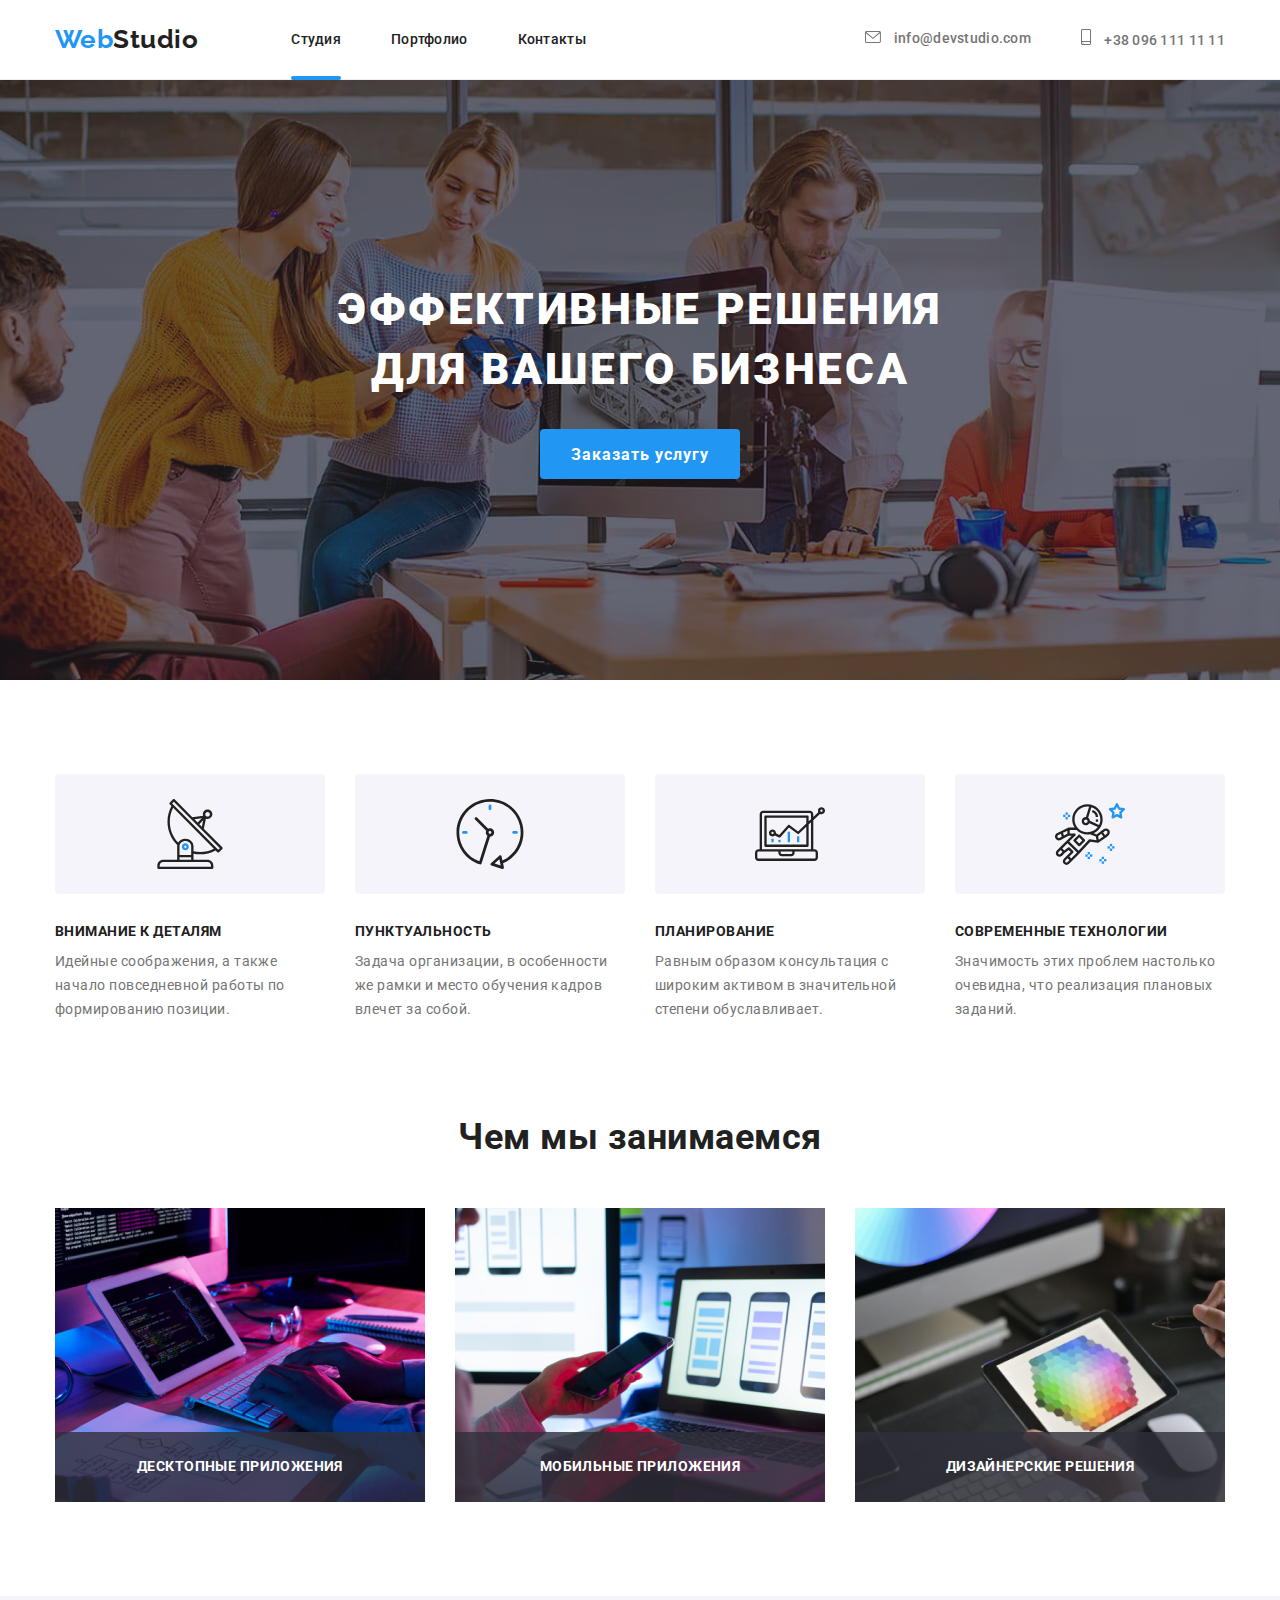
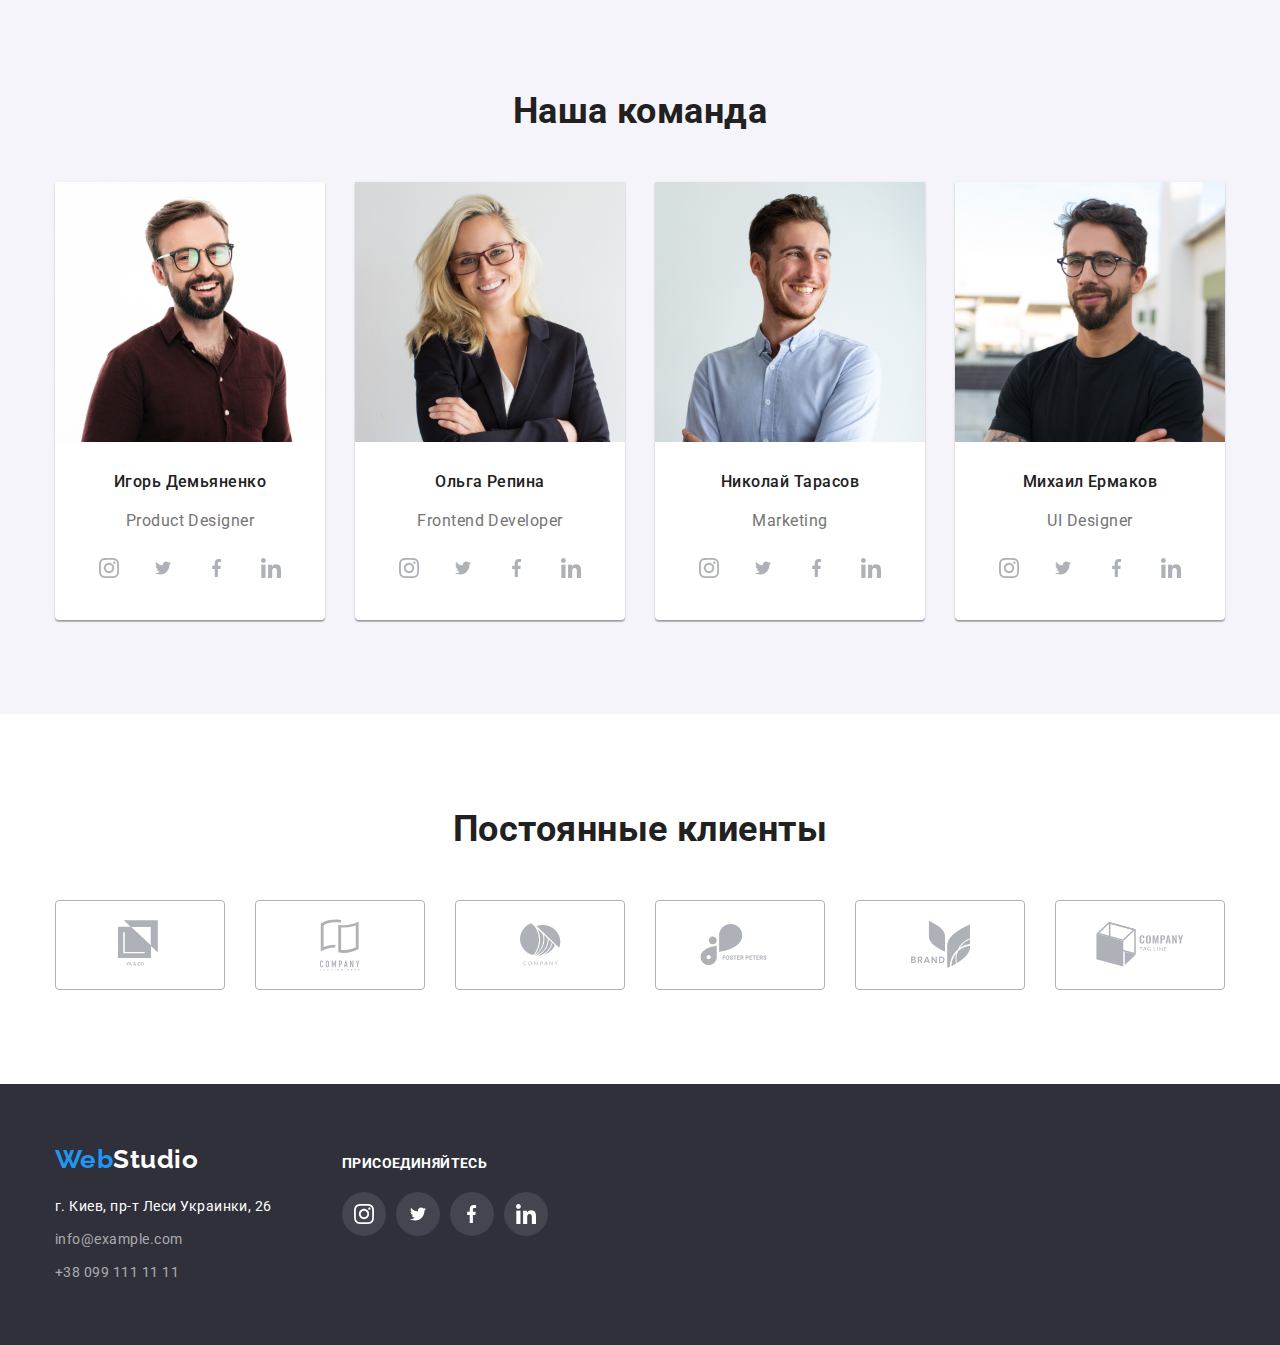
<file: index.html>
<!DOCTYPE html>
<html lang="ru">
<head>
    <meta charset="UTF-8">
    <meta http-equiv="X-UA-Compatible" content="IE=edge">
    <meta name="viewport" content="width=device-width, initial-scale=1.0">
    <title>Web Studio</title>
    <link rel="preconnect" href="https://fonts.gstatic.com">
    <link href="https://fonts.googleapis.com/css2?family=Raleway:wght@700&family=Roboto:wght@400;500;700;900&display=swap"
        rel="stylesheet">
    <link rel="stylesheet" href="https://cdnjs.cloudflare.com/ajax/libs/modern-normalize/1.0.0/modern-normalize.min.css">
    <link rel="stylesheet" href="./css/style.css">
</head>
<body>

    <header class="header-border">
    <div class="container header-container">
      <nav>
            <a href="/" class="logo"><span class="logo-color">Web</span>Studio</a>
            
            <ul class="nav-container">
                <li class="class-li header-li">
                    <a href="" class="header-nav header-nav-studio">Студия</a>
                </li>
                <li class="class-li header-li">
                    <a href="./portfolio.html" class="header-nav">Портфолио</a>
                </li>
                <li class="class-li header-li">
                    <a href="" class="header-nav">Контакты</a>
                </li>
            </ul>
      </nav>

        <ul class="nav-container-contact">

            <li class="class-li header-li">
                <a href="mailto:info@devstudio.com" class="header-contact">
                <svg class="icon-header" width="16px" height="12px">
                    <use href="./image/svg/sprite.svg#icon-envelope"></use>
                </svg> info@devstudio.com</a>
            </li>
            <li class="class-li header-li">
                <a href="tel:+380961111111" class="header-contact">
                <svg class="icon-header" width="10px" height="16px">
                    <use href="./image/svg/sprite.svg#icon-smartphone"></use>
                </svg> +38 096 111 11 11</a>
            </li>
        </ul>
    </div>
    </header>

    <main>
    <!-- Hero -->
    <section>
        <div class="center section-hero">
            <h1 class="hero">Эффективные решения для вашего бизнеса</h1>
            <button type="button" class="button-hero" data-modal-open>Заказать услугу</button>
        </div>
    </section>

    <!-- Benefits -->
    <section class="section no-padding-bottom">
       <div class="container">
            <h2 class="visually-hidden">Преимущества</h2>

            <ul class="benefits-container">
                <li class="class-li benefits-li">
                    <div class="benefits-icon">
                        <svg width="70px" height="70px">
                            <use href="./image/svg/sprite.svg#icon-antenna"></use>
                        </svg>
                    </div>
                    <h3 class="benefits-h">Внимание к деталям</h3>
                    <p class="benefits-text">Идейные соображения, а также начало повседневной работы по формированию позиции.</p>
                </li>
                <li class="class-li benefits-li">
                    <div class="benefits-icon">
                        <svg width="70px" height="70px">
                            <use href="./image/svg/sprite.svg#icon-clock"></use>
                        </svg>
                    </div>
                    <h3 class="benefits-h">Пунктуальность</h3>
                    <p class="benefits-text">Задача организации, в особенности же рамки и место обучения кадров влечет за собой.</p>
                </li>
                <li class="class-li benefits-li">
                    <div class="benefits-icon">
                        <svg width="70px" height="70px">
                            <use href="./image/svg/sprite.svg#icon-diagram"></use>
                        </svg>
                    </div>
                    <h3 class="benefits-h">Планирование</h3>
                    <p class="benefits-text">Равным образом консультация с широким активом в значительной степени обуславливает.</p>
                </li>
                <li class="class-li benefits-li">
                    <div class="benefits-icon">
                        <svg width="70px" height="70px">
                            <use href="./image/svg/sprite.svg#icon-astronaut"></use>
                        </svg>
                    </div>
                    <h3 class="benefits-h">Современные технологии</h3>
                    <p class="benefits-text">Значимость этих проблем настолько очевидна, что реализация плановых заданий.</p>
                </li>
            </ul>
       </div>
    </section>

    <!-- What are we doing -->
    <section class="section">
        <div class="container">
            <h2 class="title-secondary">Чем мы занимаемся</h2>
            <ul class="photo-container">
                <li class="class-li photo-li">
                    <img src="./image/what-are-we-doing/img.jpg" alt="Человек печатает на планшете" width="370" height="294">
                    <div class="what-doing-p">
                        <p>Десктопные приложения</p>
                    </div>
                </li>
                <li class="class-li photo-li">
                    <img src="./image/what-are-we-doing/img-1.jpg" alt="Человек печатает на ноутбуке" width="370" height="294">
                    <div class="what-doing-p">
                        <p>Мобильные приложения</p>
                    </div>
                </li>
                <li class="class-li photo-li">
                    <img src="./image/what-are-we-doing/img-2.jpg" alt="Человек рисует на планшете" width="370" height="294">
                    <div class="what-doing-p">
                        <p>Дизайнерские решения</p>
                    </div>
                </li>
            </ul>
        </div>
    </section>

    <!-- our team -->
    <section class="section secondary-background">
        <div class="container">
            <h2 class="title-secondary">Наша команда</h2>
            <ul class="our-team-container">
                <li class="class-li our-team-li">
                    <img src="./image/our-team/igor.jpg" alt="дизайнер Игорь" width="270" height="260">
                <div class="our-team-padding">
                        <h3 class="name-personal">Игорь Демьяненко</h3>
                        <p lang="en" class="our-team-text">Product Designer</p>
                        <ul class="team-list">
                            <li class="class-li">
                                <a href="" class="team-list-link link">
                                    <svg class="team-list-icon" width="20px" height="20px">
                                        <use href="./image/svg/sprite.svg#icon-instagram"></use>
                                    </svg>
                                </a>
                            </li>
                            <li class="class-li">
                                <a href="" class="team-list-link link">
                                    <svg class="team-list-icon" width="20px" height="16px">
                                        <use href="./image/svg/sprite.svg#icon-twitter"></use>
                                    </svg>
                                </a>
                            </li>
                            <li class="class-li">
                                <a href="" class="team-list-link link">
                                    <svg class="team-list-icon" width="10px" height="20px">
                                        <use href="./image/svg/sprite.svg#icon-facebook"></use>
                                    </svg>
                                </a>
                            </li>
                            <li class="class-li">
                                <a href="" class="team-list-link link">
                                    <svg class="team-list-icon" width="20px" height="20px">
                                        <use href="./image/svg/sprite.svg#icon-linkedin"></use>
                                    </svg>
                                </a>
                            </li>
                        </ul>
                </div>
                </li>
                <li class="class-li our-team-li">
                    <img src="./image/our-team/olga.jpg" alt="программист Ольга" width="270" height="260">
                <div class="our-team-padding">
                    <h3 class="name-personal">Ольга Репина</h3>
                    <p lang="en" class="our-team-text">Frontend Developer</p>
                    <ul class="team-list">
                        <li class="class-li">
                            <a href="" class="team-list-link link">
                                <svg class="team-list-icon" width="20px" height="20px">
                                    <use href="./image/svg/sprite.svg#icon-instagram"></use>
                                </svg>
                            </a>
                        </li>
                        <li class="class-li">
                            <a href="" class="team-list-link link">
                                <svg class="team-list-icon" width="20px" height="16px">
                                    <use href="./image/svg/sprite.svg#icon-twitter"></use>
                                </svg>
                            </a>
                        </li>
                        <li class="class-li">
                            <a href="" class="team-list-link link">
                                <svg class="team-list-icon" width="10px" height="20px">
                                    <use href="./image/svg/sprite.svg#icon-facebook"></use>
                                </svg>
                            </a>
                        </li>
                        <li class="class-li">
                            <a href="" class="team-list-link link">
                                <svg class="team-list-icon" width="20px" height="20px">
                                    <use href="./image/svg/sprite.svg#icon-linkedin"></use>
                                </svg>
                            </a>
                        </li>
                    </ul>
                </div>
                </li>
                <li class="class-li our-team-li">
                    <img src="./image/our-team/nikolay.jpg" alt="маркетолог Николай" width="270" height="260">
                <div class="our-team-padding">
                    <h3 class="name-personal">Николай Тарасов</h3>
                    <p lang="en" class="our-team-text">Marketing</p>
                    <ul class="team-list">
                        <li class="class-li">
                            <a href="" class="team-list-link link">
                                <svg class="team-list-icon" width="20px" height="20px">
                                    <use href="./image/svg/sprite.svg#icon-instagram"></use>
                                </svg>
                            </a>
                        </li>
                        <li class="class-li">
                            <a href="" class="team-list-link link">
                                <svg class="team-list-icon" width="20px" height="16px">
                                    <use href="./image/svg/sprite.svg#icon-twitter"></use>
                                </svg>
                            </a>
                        </li>
                        <li class="class-li">
                            <a href="" class="team-list-link link">
                                <svg class="team-list-icon" width="10px" height="20px">
                                    <use href="./image/svg/sprite.svg#icon-facebook"></use>
                                </svg>
                            </a>
                        </li>
                        <li class="class-li">
                            <a href="" class="team-list-link link">
                                <svg class="team-list-icon" width="20px" height="20px">
                                    <use href="./image/svg/sprite.svg#icon-linkedin"></use>
                                </svg>
                            </a>
                        </li>
                    </ul>
                </div>
                </li>
                <li class="class-li our-team-li">
                    <img src="./image/our-team/michael.jpg" alt="дизайнер Михаил" width="270" height="260">
                <div class="our-team-padding">
                    <h3 class="name-personal">Михаил Ермаков</h3>
                    <p lang="en" class="our-team-text">UI Designer</p>
                    <ul class="team-list">
                        <li class="class-li">
                            <a href="" class="team-list-link link">
                                <svg class="team-list-icon" width="20px" height="20px">
                                    <use href="./image/svg/sprite.svg#icon-instagram"></use>
                                </svg>
                            </a>
                        </li>
                        <li class="class-li">
                            <a href="" class="team-list-link link">
                                <svg class="team-list-icon" width="20px" height="16px">
                                    <use href="./image/svg/sprite.svg#icon-twitter"></use>
                                </svg>
                            </a>
                        </li>
                        <li class="class-li">
                            <a href="" class="team-list-link link">
                                <svg class="team-list-icon" width="10px" height="20px">
                                    <use href="./image/svg/sprite.svg#icon-facebook"></use>
                                </svg>
                            </a>
                        </li>
                        <li class="class-li">
                            <a href="" class="team-list-link link">
                                <svg class="team-list-icon" width="20px" height="20px">
                                    <use href="./image/svg/sprite.svg#icon-linkedin"></use>
                                </svg>
                            </a>
                        </li>
                    </ul>
                </div>
                </li>
            </ul>
        </div>
    </section>
    </main>

    <!-- regular clients -->
    <section class="section">

        <div class="container">

            <h2 class="title-secondary">Постоянные клиенты</h2>

            <ul class="regular-clients-container">
                <li class="class-li regular-clients-border">               
                        <a href="" class="regular-clients-link">
                            <svg class="regular-clients-svg" width="44px" height="49px">
                                <use href="./image/svg/sprite.svg#icon-logo-one"></use>
                            </svg>
                        </a>                  
                </li>
                <li class="class-li regular-clients-border">
                        <a href="" class="regular-clients-link">
                            <svg class="regular-clients-svg" width="40px" height="52px">
                                <use href="./image/svg/sprite.svg#icon-logo-two"></use>
                            </svg>
                        </a>
                </li>
                <li class="class-li regular-clients-border">
                        <a href="" class="regular-clients-link">
                            <svg class="regular-clients-svg" width="41px" height="43px">
                                <use href="./image/svg/sprite.svg#icon-logo-three"></use>
                            </svg>
                        </a>
                </li>
                <li class="class-li regular-clients-border">
                        <a href="" class="regular-clients-link">
                            <svg class="regular-clients-svg" width="80px" height="42px">
                                <use href="./image/svg/sprite.svg#icon-logo-four"></use>
                            </svg>
                        </a>
                </li>
                <li class="class-li regular-clients-border">
                        <a href="" class="regular-clients-link">
                            <svg class="regular-clients-svg" width="59px" height="47px">
                                <use href="./image/svg/sprite.svg#icon-logo-five"></use>
                            </svg>
                        </a>
                </li>
                <li class="class-li regular-clients-border">
                        <a href="" class="regular-clients-link">
                            <svg class="regular-clients-svg" width="88px" height="45px">
                                <use href="./image/svg/sprite.svg#icon-logo-six"></use>
                            </svg>
                        </a>
                </li>
            </ul>
        </div>

    </section>

    <!-- footer -->
    <footer class="footer-padding">
        <div class="container footer-flex">
            <div class="footer-box-one">
                <a href="/" class="logo"><span class="logo-color">Web</span><span class="logo-footer">Studio</span></a>
                <address>
                    <ul class="address-contact">
                        <li class="class-li"><a href="https://goo.gl/maps/QvJAkb335SzxtevH7" rel="noopener noofollow" target="_blank"
                                class="footer-adres">г. Киев, пр-т Леси Украинки, 26</a></li>
                        <li class="class-li"><a href="mailto:info@example.com" class="footer-contacts">info@example.com</a></li>
                        <li class="class-li"><a href="tel:+380961111111" class="footer-contacts">+38 099 111 11 11</a></li>
                    </ul>
                </address>
            </div>
            <div class="footer-box-two">
                <b class="icon-heading">присоединяйтесь</b>
                <ul class="footer-list">
                    <li class="class-li">
                        <a href="" class="footer-list-link link">
                            <svg class="footer-list-icon" width="20px" height="20px">
                                <use href="./image/svg/sprite.svg#icon-instagram"></use>
                            </svg>
                        </a>
                    </li>
                    <li class="class-li">
                       <a href="" class="footer-list-link link">
                            <svg class="footer-list-icon" width="20px" height="16px">
                                <use href="./image/svg/sprite.svg#icon-twitter"></use>
                            </svg>
                       </a>
                    </li>
                    <li class="class-li">
                        <a href="" class="footer-list-link link">
                            <svg class="footer-list-icon" width="10px" height="20px">
                                <use href="./image/svg/sprite.svg#icon-facebook"></use>
                            </svg>
                        </a>
                    </li>
                    <li class="class-li">
                       <a href="" class="footer-list-link link">
                            <svg class="footer-list-icon" width="20px" height="20px">
                                <use href="./image/svg/sprite.svg#icon-linkedin"></use>
                            </svg>
                       </a>
                    </li>
                </ul>
            </div>
        </div>
    </footer>   

    <!-- backdrop -->
    <div class="backdrop is-hidden" data-modal>
        <div class="modal"> 
            <button class="backdrop-icon" type="button" data-modal-close>
                <svg width="11px" height="11px">
                    <use href="./image/svg/sprite.svg#icon-close" ></use>
                </svg>
            </button> 
        </div>
    </div>

    <script src="./js/modal.js"></script>
</body>
</html>
</file>
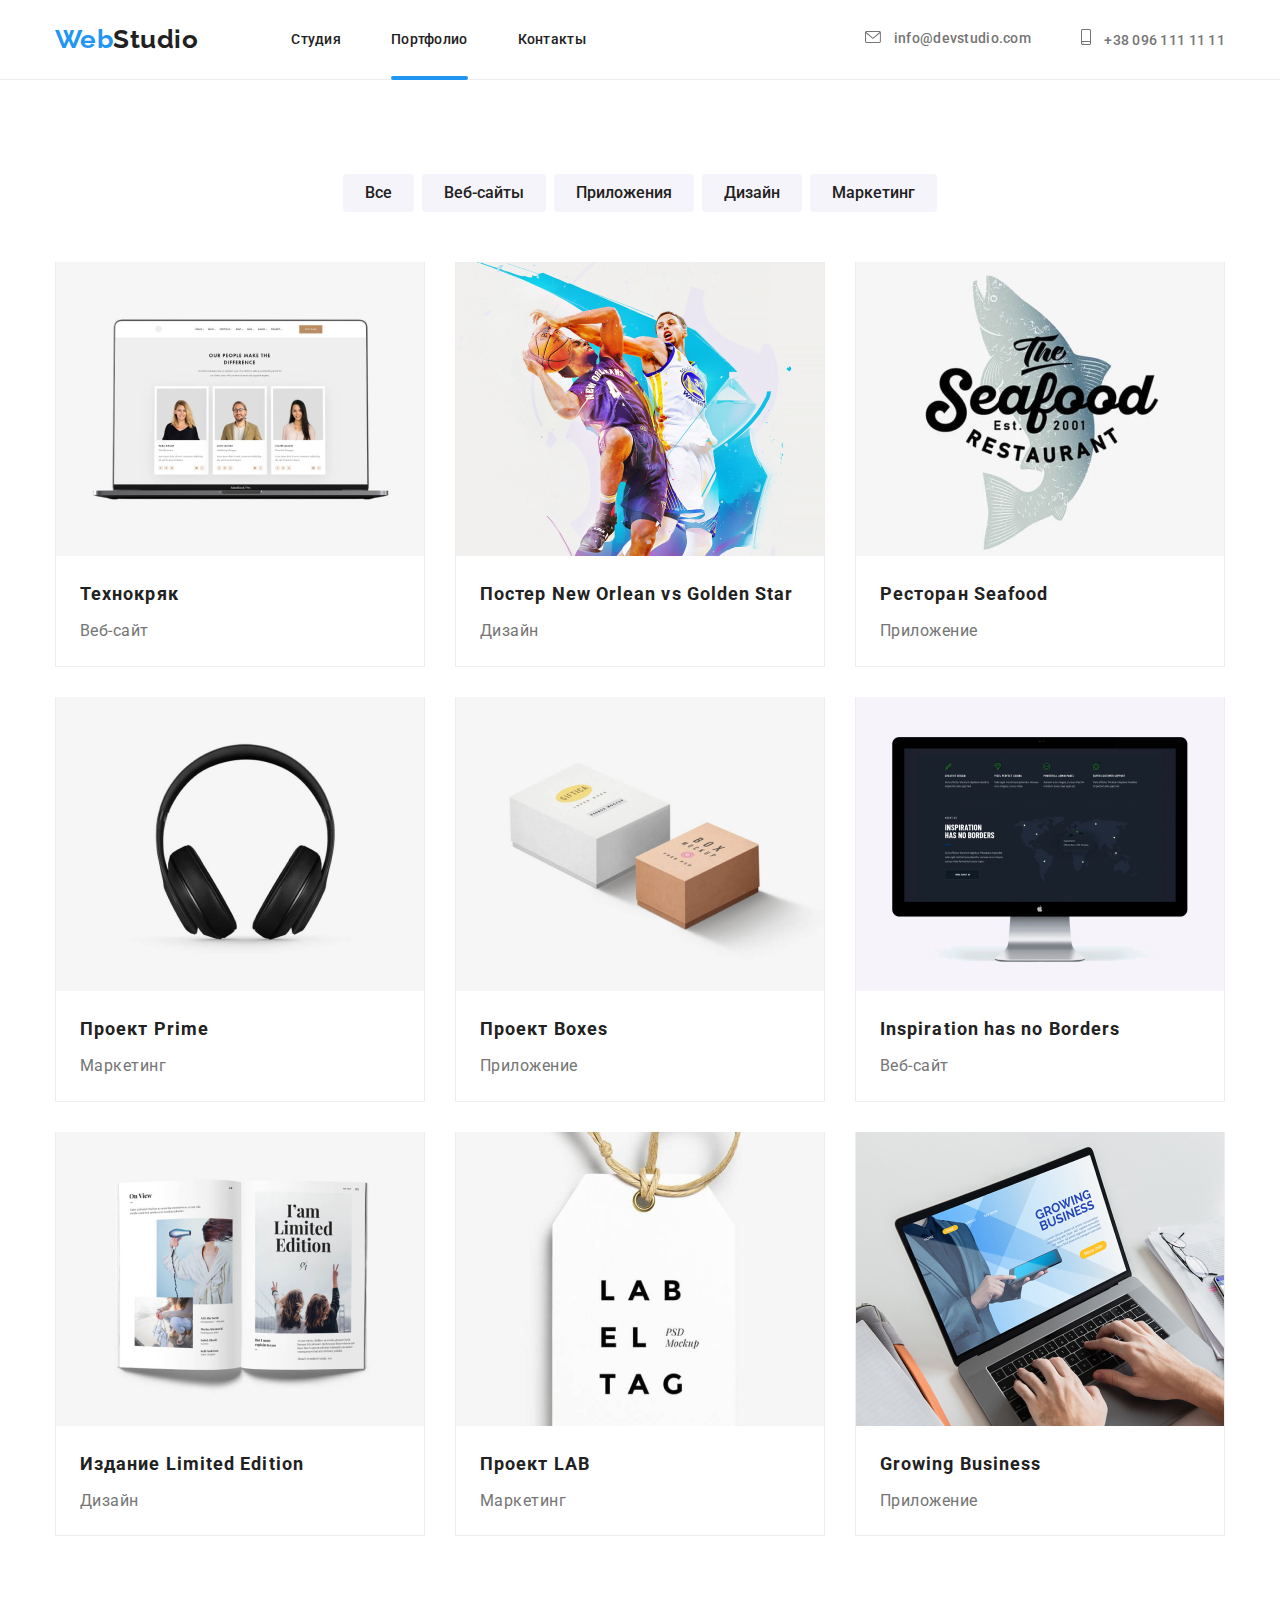
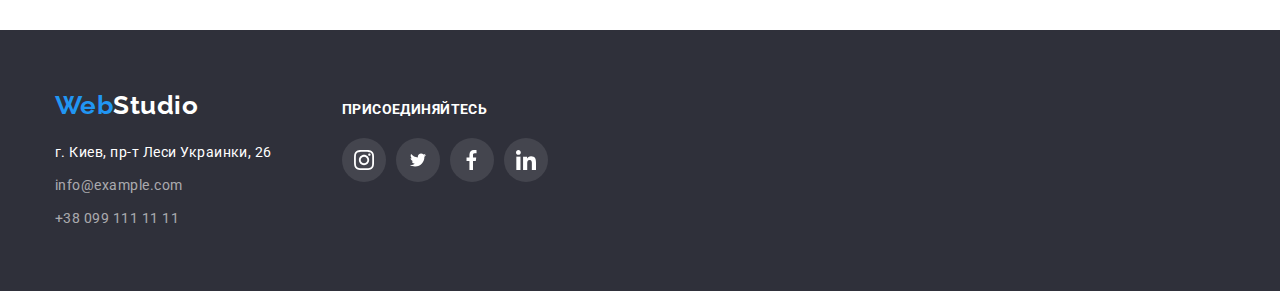
<file: portfolio.html>
<!DOCTYPE html>
<html lang="ru">
<head>
    <meta charset="UTF-8">
    <meta http-equiv="X-UA-Compatible" content="IE=edge">
    <meta name="viewport" content="width=device-width, initial-scale=1.0">
    <title>Web Studio</title>
    <link rel="preconnect" href="https://fonts.gstatic.com">
    <link href="https://fonts.googleapis.com/css2?family=Raleway:wght@700&family=Roboto:wght@400;500;700;900&display=swap"
        rel="stylesheet">
    <link rel="stylesheet" href="https://cdnjs.cloudflare.com/ajax/libs/modern-normalize/1.0.0/modern-normalize.min.css">
    <link rel="stylesheet" href="./css/style.css">
</head>
<body>

<header class="header-border">
    <div class="container header-container">
        <nav>
            <a href="/" class="logo"><span class="logo-color">Web</span>Studio</a>

            <ul class="nav-container">
                <li class="class-li header-li">
                    <a href="./index.html" class="header-nav">Студия</a>
                </li>
                <li class="class-li header-li">
                    <a href="" class="header-nav header-nav-portfolio">Портфолио</a>
                </li>

                <li class="class-li header-li">
                    <a href="" class="header-nav">Контакты</a>
                </li>
            </ul>
        </nav>

        <ul class="nav-container-contact">

            <li class="class-li header-li">
                <a href="mailto:info@devstudio.com" class="header-contact">
                    <svg class="icon-header" width="16px" height="12px">
                        <use href="./image/svg/sprite.svg#icon-envelope"></use>
                    </svg> info@devstudio.com</a>
            </li>
            <li class="class-li header-li">
                <a href="tel:+380961111111" class="header-contact">
                    <svg class="icon-header" width="10px" height="16px">
                        <use href="./image/svg/sprite.svg#icon-smartphone"></use>
                    </svg> +38 096 111 11 11</a>
            </li>
        </ul>
    </div>
</header>

<main>
    <section class="section">
        <div class="container">
            <h1 class="visually-hidden">Портфолио</h1>
            
            <ul class="portfolio-filter">
                <li class="class-li"><button type="button" class="button-filter">Все</button></li>
                <li class="class-li"><button type="button" class="button-filter">Веб-сайты</button></li>
                <li class="class-li"><button type="button" class="button-filter">Приложения</button></li>
                <li class="class-li"><button type="button" class="button-filter">Дизайн</button></li>
                <li class="class-li"><button type="button" class="button-filter">Маркетинг</button></li>
            </ul>
            
            <ul class="portfolio-card-container">
                <li class="class-li portfolio-card">
                    <a href="" class="link portfolio-card-link">
                        <div class="portfolio-overlay">
                            <img src="./image/portfolio/portfolio-1.jpg" alt="ноутбук с изображением портфолио" width="370px" height="294px">
                            <p class="portfolio-overlay-p">Технокряк это современная площадка распространения коронавируса. Компании используют эту
                                платформу для цифрового
                                шпионажа и атак на защищённые сервера конкурентов.</p>
                        </div>
                    <div class="portfolio-card-padding">
                            <h2 class="portfolio-title">Технокряк</h2>
                            <p class="portfolio-text">Веб-сайт</p>
                    </div>
                    </a>
                </li>
                <li class="class-li portfolio-card">
                    <a href="" class="link portfolio-card-link">
                        <div class="portfolio-overlay">
                            <img src="./image/portfolio/portfolio-2.jpg" alt="баскетболисты" width="370px" height="294px">
                            <p class="portfolio-overlay-p">Технокряк это современная площадка распространения коронавируса. Компании используют эту
                                платформу для цифрового
                                шпионажа и атак на защищённые сервера конкурентов.</p>
                        </div>
                    <div class="portfolio-card-padding">
                        <h2 class="portfolio-title">Постер New Orlean vs Golden Star</h2>
                        <p class="portfolio-text">Дизайн</p>
                    </div>
                    </a>
                </li>
                <li class="class-li portfolio-card">
                    <a href="" class="link portfolio-card-link">
                        <div class="portfolio-overlay">
                            <img src="./image/portfolio/portfolio-3.jpg" alt="логотип в виде рыбы" width="370px" height="294px">
                            <p class="portfolio-overlay-p">Технокряк это современная площадка распространения коронавируса. Компании используют эту
                                платформу для цифрового
                                шпионажа и атак на защищённые сервера конкурентов.</p>
                        </div>
                     <div class="portfolio-card-padding">
                        <h2 class="portfolio-title">Ресторан Seafood</h2>
                        <p class="portfolio-text">Приложение</p>
                    </div>
                    </a>
                </li>
                <li class="class-li portfolio-card">
                    <a href="" class="link portfolio-card-link">
                        <div class="portfolio-overlay">
                            <img src="./image/portfolio/portfolio-4.jpg" alt="наушники" width="370px" height="294px">
                            <p class="portfolio-overlay-p">Технокряк это современная площадка распространения коронавируса. Компании используют эту
                                платформу для цифрового
                                шпионажа и атак на защищённые сервера конкурентов.</p>
                        </div>
                    <div class="portfolio-card-padding">
                        <h2 class="portfolio-title">Проект Prime</h2>
                        <p class="portfolio-text">Маркетинг</p>
                    </div>
                    </a>
                </li>
                <li class="class-li portfolio-card">
                    <a href="" class="link portfolio-card-link">
                        <div class="portfolio-overlay">
                            <img src="./image/portfolio/portfolio-5.jpg" alt="две коробки" width="370px" height="294px">
                            <p class="portfolio-overlay-p">Технокряк это современная площадка распространения коронавируса. Компании используют эту
                                платформу для цифрового
                                шпионажа и атак на защищённые сервера конкурентов.</p>
                        </div>
                    <div class="portfolio-card-padding">
                        <h2 class="portfolio-title">Проект Boxes</h2>
                        <p class="portfolio-text">Приложение</p>
                    </div>
                    </a>
                </li>
                <li class="class-li portfolio-card">
                    <a href="" class="link portfolio-card-link">
                       <div class="portfolio-overlay">
                            <img src="./image/portfolio/portfolio-6.jpg" alt="экран компьютера" width="370px" height="294px">
                            <p class="portfolio-overlay-p">Технокряк это современная площадка распространения коронавируса. Компании используют эту
                                платформу для цифрового
                                шпионажа и атак на защищённые сервера конкурентов.</p>
                       </div>
                    <div class="portfolio-card-padding">
                        <h2 lang="en" class="portfolio-title">Inspiration has no Borders</h2>
                        <p class="portfolio-text">Веб-сайт</p>
                    </div>
                    </a>
                </li>
                <li class="class-li portfolio-card">
                    <a href="" class="link portfolio-card-link">
                        <div class="portfolio-overlay">
                            <img src="./image/portfolio/portfolio-7.jpg" alt="книга" width="370px" height="294px">
                            <p class="portfolio-overlay-p">Технокряк это современная площадка распространения коронавируса. Компании используют эту
                                платформу для цифрового
                                шпионажа и атак на защищённые сервера конкурентов.</p>
                        </div>
                    <div class="portfolio-card-padding">
                        <h2 class="portfolio-title">Издание Limited Edition</h2>
                        <p class="portfolio-text">Дизайн</p>
                    </div>
                    </a>
                </li>
                <li class="class-li portfolio-card">
                    <a href="" class="link portfolio-card-link">
                        <div class="portfolio-overlay">
                            <img src="./image/portfolio/portfolio-8.jpg" alt="бирка с названием компании" width="370px" height="294px">
                            <p class="portfolio-overlay-p">Технокряк это современная площадка распространения коронавируса. Компании используют эту
                                платформу для цифрового
                                шпионажа и атак на защищённые сервера конкурентов.</p>
                        </div>
                    <div class="portfolio-card-padding">
                        <h2 class="portfolio-title">Проект LAB</h2>
                        <p class="portfolio-text">Маркетинг</p>
                    </div>
                    </a>
                </li>
                <li class="class-li portfolio-card">
                    <a href="" class="link portfolio-card-link">
                        <div class="portfolio-overlay">
                            <img src="./image/portfolio/portfolio-9.jpg" alt="человек печатает на ноутбуке" width="370px" height="294px">
                            <p class="portfolio-overlay-p">Технокряк это современная площадка распространения коронавируса. Компании используют эту платформу для цифрового шпионажа и атак на защищённые сервера конкурентов.</p>
                        </div>
                    <div class="portfolio-card-padding">
                        <h2 lang="en" class="portfolio-title">Growing Business</h2>
                        <p class="portfolio-text">Приложение</p>
                    </div>
                    </a>
                </li>
            </ul>
        </div>
    </section>
</main>

<footer class="footer-padding">
    <div class="container footer-flex">
        <div class="footer-box-one">
            <a href="/" class="logo"><span class="logo-color">Web</span><span class="logo-footer">Studio</span></a>
            <address>
                <ul class="address-contact">
                    <li class="class-li"><a href="https://goo.gl/maps/QvJAkb335SzxtevH7" rel="noopener noofollow"
                            target="_blank" class="footer-adres">г. Киев, пр-т Леси Украинки, 26</a></li>
                    <li class="class-li"><a href="mailto:info@example.com" class="footer-contacts">info@example.com</a>
                    </li>
                    <li class="class-li"><a href="tel:+380961111111" class="footer-contacts">+38 099 111 11 11</a></li>
                </ul>
            </address>
        </div>
        <div class="footer-box-two">
            <b class="icon-heading">присоединяйтесь</b>
            <ul class="footer-list">
                <li class="class-li">
                    <a href="" class="footer-list-link link">
                        <svg class="footer-list-icon" width="20px" height="20px">
                            <use href="./image/svg/sprite.svg#icon-instagram"></use>
                        </svg>
                    </a>
                </li>
                <li class="class-li">
                    <a href="" class="footer-list-link link">
                        <svg class="footer-list-icon width=" 20px" height="16px">
                            <use href="./image/svg/sprite.svg#icon-twitter"></use>
                        </svg>
                    </a>
                </li>
                <li class="class-li">
                    <a href="" class="footer-list-link link">
                        <svg class="footer-list-icon width=" 10px" height="20px">
                            <use href="./image/svg/sprite.svg#icon-facebook"></use>
                        </svg>
                    </a>
                </li>
                <li class="class-li">
                    <a href="" class="footer-list-link link">
                        <svg class="footer-list-icon width=" 20px" height="20px">
                            <use href="./image/svg/sprite.svg#icon-linkedin"></use>
                        </svg>
                    </a>
                </li>
            </ul>
        </div>
    </div>
</footer>

</body>
</html>
</file>
<file: css/style.css>
:root {
  --body-color: #757575;
  --headlines-color: #212121;
  --primary-white-color: #ffffff;
  --secondary-color: #2196f3;
  --contact-color: #757575;
  --background-color-button: #f5f4fa;
  --icon-color: #afb1b8;
}

body {
  background-color: var(--primary-white-color);
  color: var(--body-color);

  font-family: Roboto, sans-serif;
  letter-spacing: 0.03em;
}

h1,
h2,
h3,
h4,
h5,
h6,
p {
  margin: 0;
}

ul,
ol {
  margin: 0;
  padding: 0;
}

img {
  display: block;
}

.secondary-background {
  max-width: 1600px;
  margin: 0 auto;
  background-color: var(--background-color-button);
}

.visually-hidden {
  position: absolute !important;
  clip: rect(1px 1px 1px 1px); /* IE6, IE7 */
  clip: rect(1px, 1px, 1px, 1px);
  padding: 0 !important;
  border: 0 !important;
  height: 1px !important;
  width: 1px !important;
  overflow: hidden; /* скрываем ненужные заголовки */
}

.link {
  text-decoration-line: none;
}

.class-li {
  list-style: none;
}

.center {
  text-align: center;
}

.container {
  width: 1200px;
  padding-left: 15px;
  padding-right: 15px;
  margin-left: auto;
  margin-right: auto;
}

.section {
  padding-bottom: 94px;
  padding-top: 94px;
}

/* =========== HEADER =========== */

.logo {
  font-family: Raleway, sans-serif;
  font-weight: 700;
  font-size: 26px;
  line-height: 1.19;
  text-decoration: none;

  color: var(--headlines-color);
}

.logo-color {
  color: var(--secondary-color);
}

.nav-container {
  display: flex;
  margin-left: 93px;
}

.nav-container-contact {
  display: flex;
  margin-left: auto;
}

.header-li + li {
  margin-left: 50px;
}

.header-nav {
  position: relative;
  display: block;
  padding-top: 32px;
  padding-bottom: 32px;

  font-weight: 500;
  font-size: 14px;
  line-height: 1.06;
  letter-spacing: 0.02em;
  text-decoration: none;

  color: var(--headlines-color);

  transition: color 250ms cubic-bezier(0.4, 0, 0.2, 1);
}

.header-container > nav {
  display: flex;
  align-items: center;
}

.header-container {
  display: flex;
  align-items: center;
}

.header-border {
  border-bottom: 1px solid #ececec;
}

.header-nav:hover,
.header-nav:focus {
  color: var(--secondary-color);
}

.header-contact {
  font-weight: 500;
  font-size: 14px;
  line-height: 1.06;
  letter-spacing: 0.02em;
  text-decoration: none;

  color: var(--contact-color);

  transition: color 250ms cubic-bezier(0.4, 0, 0.2, 1);
}

.header-contact:hover,
.header-contact:focus {
  color: var(--secondary-color);
}

.icon-header {
  fill: #757575;
  margin-right: 10px;
  transition: fill 250ms cubic-bezier(0.4, 0, 0.2, 1);
}

.header-contact:hover .icon-header,
.header-contact:focus .icon-header {
  fill: var(--secondary-color);
}

.header-nav-studio::after {
  content: '';
  position: absolute;
  bottom: -1px;
  right: 0;

  display: block;
  width: 100%;
  height: 4px;
  background-color: var(--secondary-color);
  border-radius: 2px;
}

.header-nav-portfolio::after {
  content: '';
  position: absolute;
  bottom: -1px;
  right: 0;

  display: block;
  width: 100%;
  height: 4px;
  background-color: var(--secondary-color);
  border-radius: 2px;
}

/* ============== Main ============== */

/* ============== HERO ============== */

.section-hero {
  max-width: 1600px;
  height: 600px;
  margin-right: auto;
  margin-left: auto;
  background-color: #2f303a;
  background-image: linear-gradient(
      rgba(47, 48, 58, 0.4),
      rgba(47, 48, 58, 0.4)
    ),
    url(../image/HERO/hero.jpg);
  background-position: center;
  background-repeat: no-repeat;
  background-size: cover;
}

.hero {
  padding-top: 200px;
  margin-bottom: 40px;
  width: 696px;
  margin: 0 auto 30px;

  font-weight: 900;
  font-size: 44px;
  line-height: 1.36;

  letter-spacing: 0.06em;
  text-transform: uppercase;

  color: #ffffff;
}

.button-hero {
  display: inline-block;
  padding: 10px 31px;
  width: 200px;
  height: 50px;

  background-color: var(--secondary-color);
  color: var(--primary-white-color);
  font-family: inherit;
  font-weight: 700;
  font-size: 16px;
  line-height: 1.87;

  border-radius: 4px;
  border: none;

  align-items: center;
  letter-spacing: 0.06em;
  cursor: pointer;
}

/* ============== Benefits ============== */

.benefits-container {
  display: flex;
}

.benefits-li {
  width: 270px;
}

.benefits-li + li {
  margin-left: 30px;
}

.benefits-h {
  font-weight: 700;
  font-size: 14px;
  line-height: 1.14;
  text-transform: uppercase;
  margin-bottom: 10px;

  color: var(--headlines-color);
}

.benefits-text {
  font-size: 14px;
  line-height: 1.71;
}

.no-padding-bottom {
  padding-bottom: 0;
}

.benefits-icon {
  display: flex;
  justify-content: center;
  align-items: center;
  width: 270px;
  height: 120px;
  background-color: var(--background-color-button);
  border-radius: 4px;
  margin-bottom: 30px;
}

/* ============== What are we doing ============== */

.title-secondary {
  font-weight: 700;
  font-size: 36px;
  line-height: 1.17;
  text-align: center;
  margin-bottom: 50px;

  color: var(--headlines-color);
}

.photo-container {
  display: flex;
}

.photo-li + li {
  margin-left: 30px;
}

.photo-li {
  position: relative;
}

.what-doing-p {
  position: absolute;
  bottom: 0%;

  display: flex;
  align-items: center;
  justify-content: center;
  color: #ffffff;
  width: 100%;
  height: 70px;
  background: rgba(47, 48, 58, 0.8);
}

.what-doing-p > p {
  font-weight: bold;
  font-size: 14px;
  line-height: 1.14;
  letter-spacing: 0.03em;
  text-transform: uppercase;
}

/* ============== our team ============== */

.our-team-container {
  display: flex;
}

.our-team-li {
  width: 270px;
  background-color: #ffffff;
  box-shadow: 0px 1px 3px rgba(0, 0, 0, 0.12), 0px 1px 1px rgba(0, 0, 0, 0.14),
    0px 2px 1px rgba(0, 0, 0, 0.2);
  border-radius: 0px 0px 4px 4px;
}

.our-team-li + li {
  margin-left: 30px;
}

.name-personal {
  margin-bottom: 10px;

  font-weight: 500;
  font-size: 16px;
  line-height: 1.19;
  padding-top: 30px;
  padding-bottom: 10px;
  text-align: center;

  color: var(--headlines-color);
}

.our-team-text {
  font-size: 16px;
  line-height: 1.19;
  text-align: center;
}

.our-team-padding {
  padding-top: 30;
  padding-bottom: 30px;
}

.team-list-icon {
  fill: var(--icon-color);

  transition: fill 250ms cubic-bezier(0.4, 0, 0.2, 1);
}

.team-list > li + li {
  margin-left: 10px;
}

.team-list {
  margin-left: 32px;
  margin-top: 16px;
  display: flex;
  align-items: center;
}

.team-list-link:hover .team-list-icon,
.team-list-link:focus .team-list-icon {
  fill: #ffffff;
}

.team-list-link {
  display: flex;
  justify-content: center;
  align-items: center;
  width: 44px;
  height: 44px;
  border-radius: 50%;
  background-color: #fff;

  transition: background-color 250ms cubic-bezier(0.4, 0, 0.2, 1);
}

.team-list-link:hover,
.team-list-link:focus {
  background-color: #2196f3;
}

/* ============== regular clients =================== */

.regular-clients-container {
  display: flex;
}

.regular-clients-svg {
  fill: var(--icon-color);

  transition: fill 250ms cubic-bezier(0.4, 0, 0.2, 1);
}

.regular-clients-link {
  display: flex;
  justify-content: center;
  align-items: center;
  border: 1px solid #afb1b8;
  border-radius: 4px;
  width: 100%;
  height: 100%;

  transition: border-color 250ms cubic-bezier(0.4, 0, 0.2, 1);
}

.regular-clients-link:hover,
.regular-clients-link:focus {
  border-color: var(--secondary-color);
  cursor: pointer;
}

.regular-clients-link:hover .regular-clients-svg,
.regular-clients-link:focus .regular-clients-svg {
  fill: var(--secondary-color);
}

.regular-clients-border {
  width: 170px;
  height: 90px;
}

.regular-clients-container > li + li {
  margin-left: 30px;
}

/* ============== footer ============== */

.logo-footer {
  color: var(--primary-white-color);
}

.footer-adres {
  font-style: normal;
  font-size: 14px;
  line-height: 1.71;
  text-decoration: none;

  color: var(--primary-white-color);
}

.footer-contacts {
  font-style: normal;
  font-size: 14px;
  line-height: 1.71;
  text-decoration: none;

  color: rgba(255, 255, 255, 0.6);
}

.footer-padding {
  max-width: 1600px;
  margin: 0 auto;
  padding-top: 60px;
  padding-bottom: 60px;
  background-color: #2f303a;
}

.address-contact {
  margin-top: 20px;
}

.address-contact > li + li {
  margin-top: 9px;
}

.icon-heading {
  display: block;
  margin-bottom: 20px;
  font-weight: bold;
  font-size: 14px;
  line-height: 1.14;
  letter-spacing: 0.03em;
  text-transform: uppercase;
  color: #fff;
}

.footer-list {
  display: flex;
  align-items: center;
}

.footer-list > li + li {
  margin-left: 10px;
}

.footer-list-icon {
  fill: #ffffff;
}

.footer-list-link {
  display: flex;
  justify-content: center;
  align-items: center;
  width: 44px;
  height: 44px;
  border-radius: 50%;
  background-color: rgba(255, 255, 255, 0.1);

  transition: background-color 250ms cubic-bezier(0.4, 0, 0.2, 1);
}

.footer-list-link:hover,
.footer-list-link:focus {
  background-color: var(--secondary-color);
}

.footer-flex {
  display: flex;
  align-items: baseline;
}

.footer-box-one {
  margin-right: 70px;
}

/* ============== portfolio ============== */

.button-filter {
  padding: 6px 22px;

  font-family: inherit;
  font-weight: 500;
  font-size: 16px;
  line-height: 1.62;
  border: none;
  border-radius: 4px;
  text-align: center;
  cursor: pointer;

  color: var(--headlines-color);
  background-color: var(--background-color-button);

  transition: color 250ms cubic-bezier(0.4, 0, 0.2, 1),
    background-color 250ms cubic-bezier(0.4, 0, 0.2, 1),
    box-shadow 250ms cubic-bezier(0.4, 0, 0.2, 1);
}

.button-filter:hover,
.button-filter:focus {
  color: var(--primary-white-color);
  background-color: var(--secondary-color);
  box-shadow: 0px 3px 1px rgba(0, 0, 0, 0.1), 0px 1px 2px rgba(0, 0, 0, 0.08),
    0px 2px 2px rgba(0, 0, 0, 0.12);
}

.portfolio-title {
  margin-bottom: 4px;

  font-weight: 700;
  font-size: 18px;
  line-height: 2;

  letter-spacing: 0.06em;

  color: var(--headlines-color);
}

.portfolio-text {
  font-size: 16px;
  line-height: 1.87;

  color: var(--body-color);
}

.portfolio-card-padding {
  padding: 20px 24px 20px 24px;
  width: 370px;
}

.portfolio-filter {
  display: flex;
  margin-bottom: 50px;
  justify-content: center;
}

.portfolio-filter > li + li {
  margin-left: 8px;
}

.portfolio-card-container {
  display: flex;
  flex-wrap: wrap;
  margin-left: -30px;
  margin-top: -30px;
}

.portfolio-card {
  flex-basis: calc(100% / 3 - 30px);
  margin-left: 30px;
  margin-top: 30px;
  width: 370px;
}

.portfolio-card-link {
  display: block;
  width: 100%;
  border-left: 1px solid #eeeeee;
  border-right: 1px solid #eeeeee;
  border-bottom: 1px solid #eeeeee;
  transition: box-shadow 250ms cubic-bezier(0.4, 0, 0.2, 1);
}

.portfolio-card-link:hover,
.portfolio-card-link:focus {
  box-shadow: 0px 1px 1px rgba(0, 0, 0, 0.12), 0px 4px 4px rgba(0, 0, 0, 0.06),
    1px 4px 6px rgba(0, 0, 0, 0.16);
}

.portfolio-overlay {
  position: relative;
  overflow: hidden;
}

.portfolio-overlay-p {
  display: inline-block;
  position: absolute;
  width: 100%;
  height: 100%;
  padding: 63px 24px 63px 24px;
  top: 0;
  left: 0;

  font-size: 18px;
  line-height: 1.56;
  letter-spacing: 0.03em;

  color: #ffffff;
  background-color: rgba(33, 150, 243, 0.9);

  transform: translateY(100%);
  transition: transform 250ms cubic-bezier(0.4, 0, 0.2, 1);
}

.portfolio-card-link:hover .portfolio-overlay-p,
.portfolio-card-link:focus .portfolio-overlay-p {
  transform: translateY(0%);
}

/* ================== backdrop ===================== */

.backdrop {
  position: fixed;
  top: 0;
  left: 0;
  width: 100%;
  height: 100%;
  background-color: rgba(0, 0, 0, 0.2);
  opacity: 1;

  transition: opacity 250ms cubic-bezier(0.4, 0, 0.2, 1);
}

.is-hidden .modal {
  transform: translate(-50%, -50%) scale(0.9);
}

.modal {
  position: absolute;
  top: 50%;
  left: 50%;

  width: 528px;
  height: 581px;
  background-color: #ffffff;
  box-shadow: 0px 1px 3px rgba(0, 0, 0, 0.12), 0px 1px 1px rgba(0, 0, 0, 0.14),
    0px 2px 1px rgba(0, 0, 0, 0.2);
  border-radius: 4px;

  transform: translate(-50%, -50%) scale(1);

  transition: transform 250ms cubic-bezier(0.4, 0, 0.2, 1);
}

.is-hidden {
  visibility: hidden;
  opacity: 0;
  pointer-events: none;
}

.backdrop-icon {
  position: absolute;
  top: 0;
  right: 0;
  width: 30px;
  height: 30px;
  margin-top: 8px;
  margin-right: 8px;

  border: 1px solid rgba(0, 0, 0, 0.1);
  border-radius: 50%;
  background-color: #ffffff;
  cursor: pointer;
}
</file>
